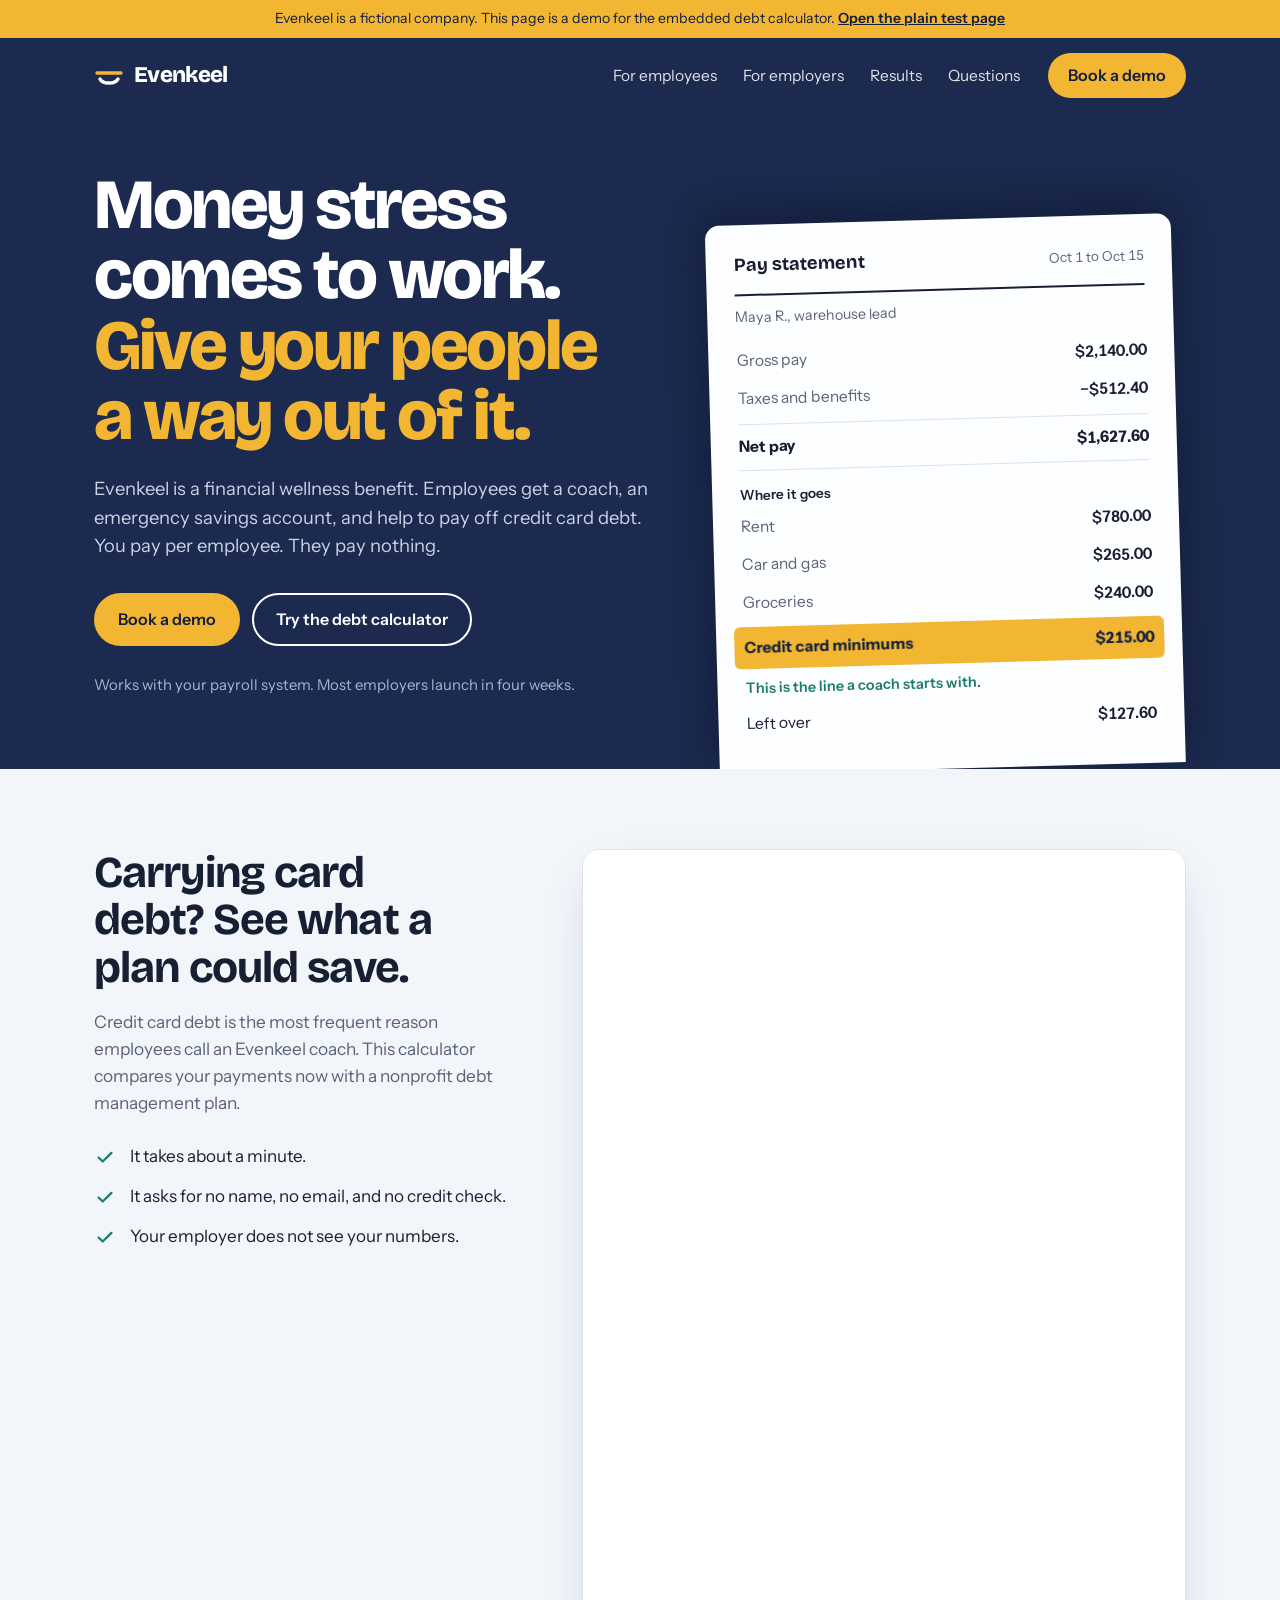
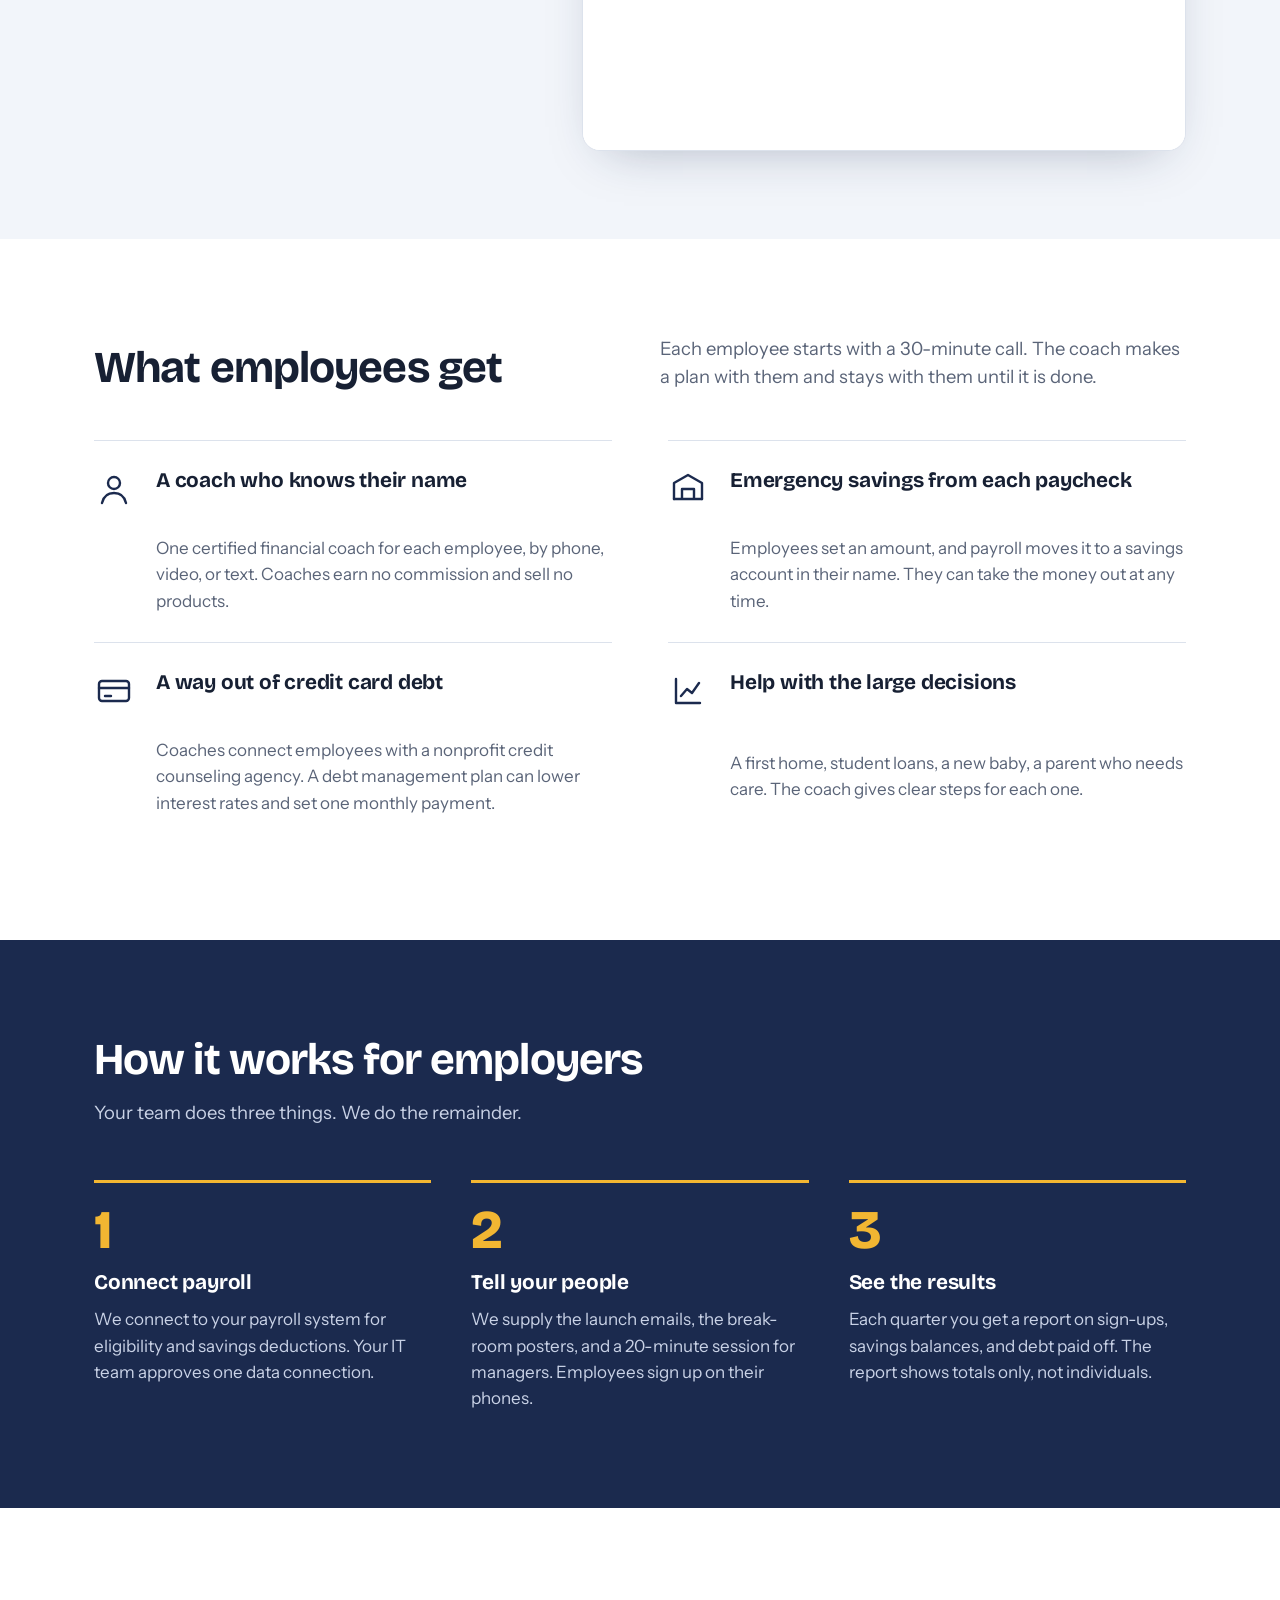
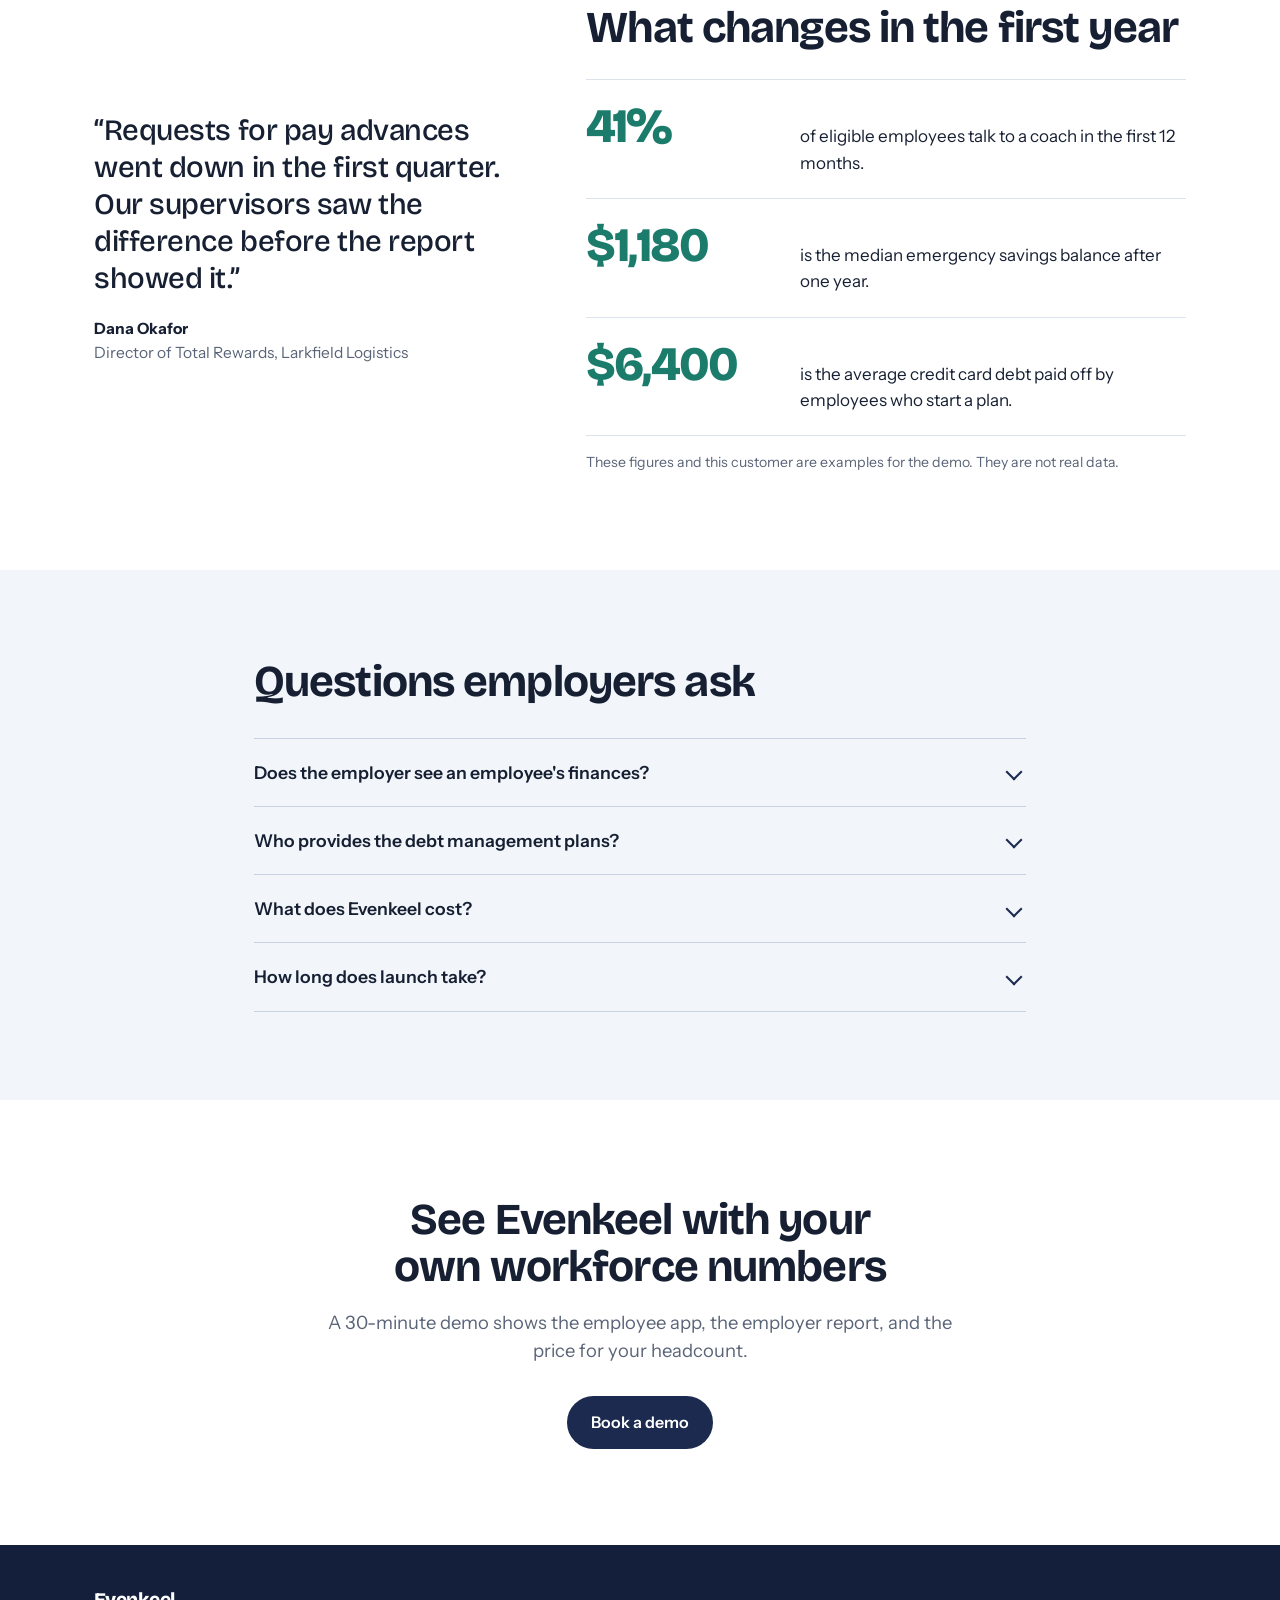
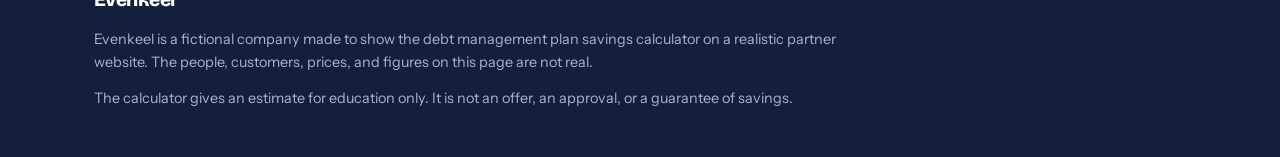
<file: index.html>
<!doctype html>
<html lang="en">
<head>
  <meta charset="utf-8">
  <meta name="robots" content="noindex">
  <meta http-equiv="refresh" content="0; url=demo/evenkeel/">
  <title>DMP Savings Calculator demo</title>
</head>
<body>
  <p><a href="demo/evenkeel/">Open the demo site</a></p>
</body>
</html>
</file>
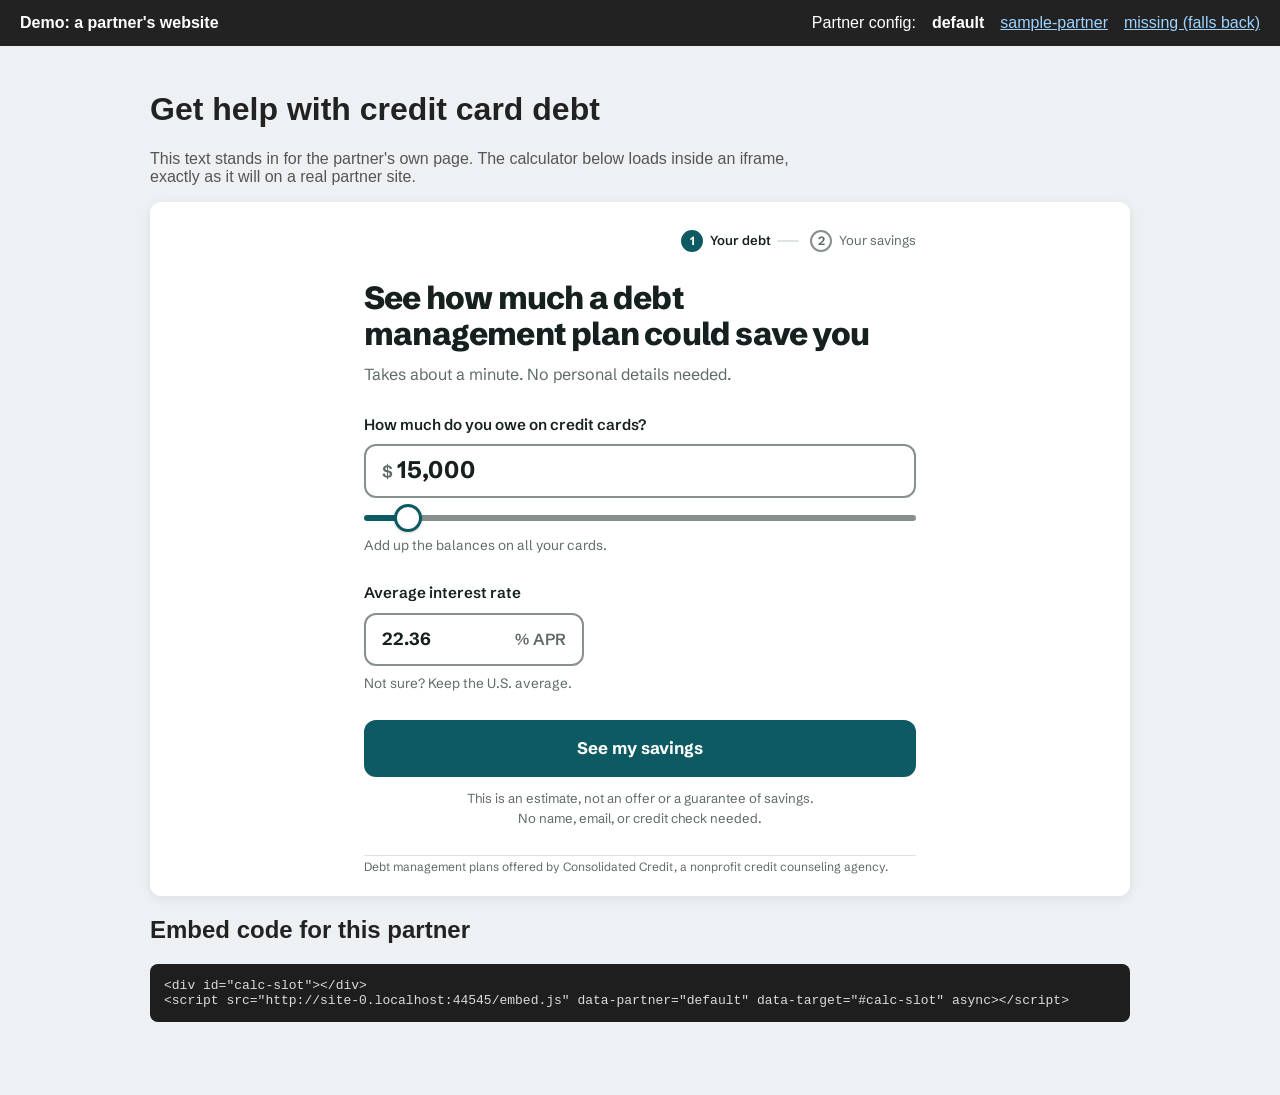
<file: demo/index.html>
<!doctype html>
<html lang="en">
<head>
  <meta charset="utf-8">
  <meta name="viewport" content="width=device-width, initial-scale=1">
  <title>Partner Site Demo</title>
  <style>
    body { margin: 0; font-family: Arial, Helvetica, sans-serif; background: #eef1f4; color: #222; }
    .bar { background: #222; color: #fff; padding: 14px 20px; display: flex; gap: 16px; align-items: center; flex-wrap: wrap; }
    .bar strong { margin-right: auto; }
    .bar a { color: #9fd3ff; }
    .bar a[aria-current] { color: #fff; font-weight: bold; text-decoration: none; }
    .page { max-width: 980px; margin: 0 auto; padding: 24px 16px 60px; }
    .fake-copy { color: #555; max-width: 640px; }
    .card { background: #fff; border-radius: 12px; box-shadow: 0 2px 12px rgba(0,0,0,.08); overflow: hidden; }
    pre { background: #1e1e1e; color: #dcdcdc; padding: 14px; border-radius: 8px; overflow-x: auto; font-size: 13px; }
  </style>
</head>
<body>
  <div class="bar">
    <strong>Demo: a partner's website</strong>
    <span>Partner config:</span>
    <a href="?partner=default">default</a>
    <a href="?partner=sample-partner">sample-partner</a>
    <a href="?partner=does-not-exist">missing (falls back)</a>
  </div>

  <div class="page">
    <h1>Get help with credit card debt</h1>
    <p class="fake-copy">This text stands in for the partner's own page. The calculator below loads inside an iframe, exactly as it will on a real partner site.</p>

    <div class="card" id="calc-slot"></div>

    <h2>Embed code for this partner</h2>
    <pre id="snippet"></pre>
  </div>

  <script>
    (function () {
      var partner = new URLSearchParams(location.search).get('partner') || 'default';
      document.querySelectorAll('.bar a').forEach(function (a) {
        if (a.getAttribute('href') === '?partner=' + partner) a.setAttribute('aria-current', 'page');
      });
      // Local test: the widget is on port 8770 (a different origin). Hosted: the site root.
      var host = location.port === '8771' ? 'http://127.0.0.1:8770/' : new URL('../', location.href).href;
      var s = document.createElement('script');
      s.src = host + 'embed.js';
      s.async = true;
      s.setAttribute('data-partner', partner);
      s.setAttribute('data-target', '#calc-slot');
      document.body.appendChild(s);
      document.getElementById('snippet').textContent =
        '<div id="calc-slot"></div>\n<script src="' + host + 'embed.js" data-partner="' + partner + '" data-target="#calc-slot" async><\/script>';
    })();
  </script>
</body>
</html>
</file>
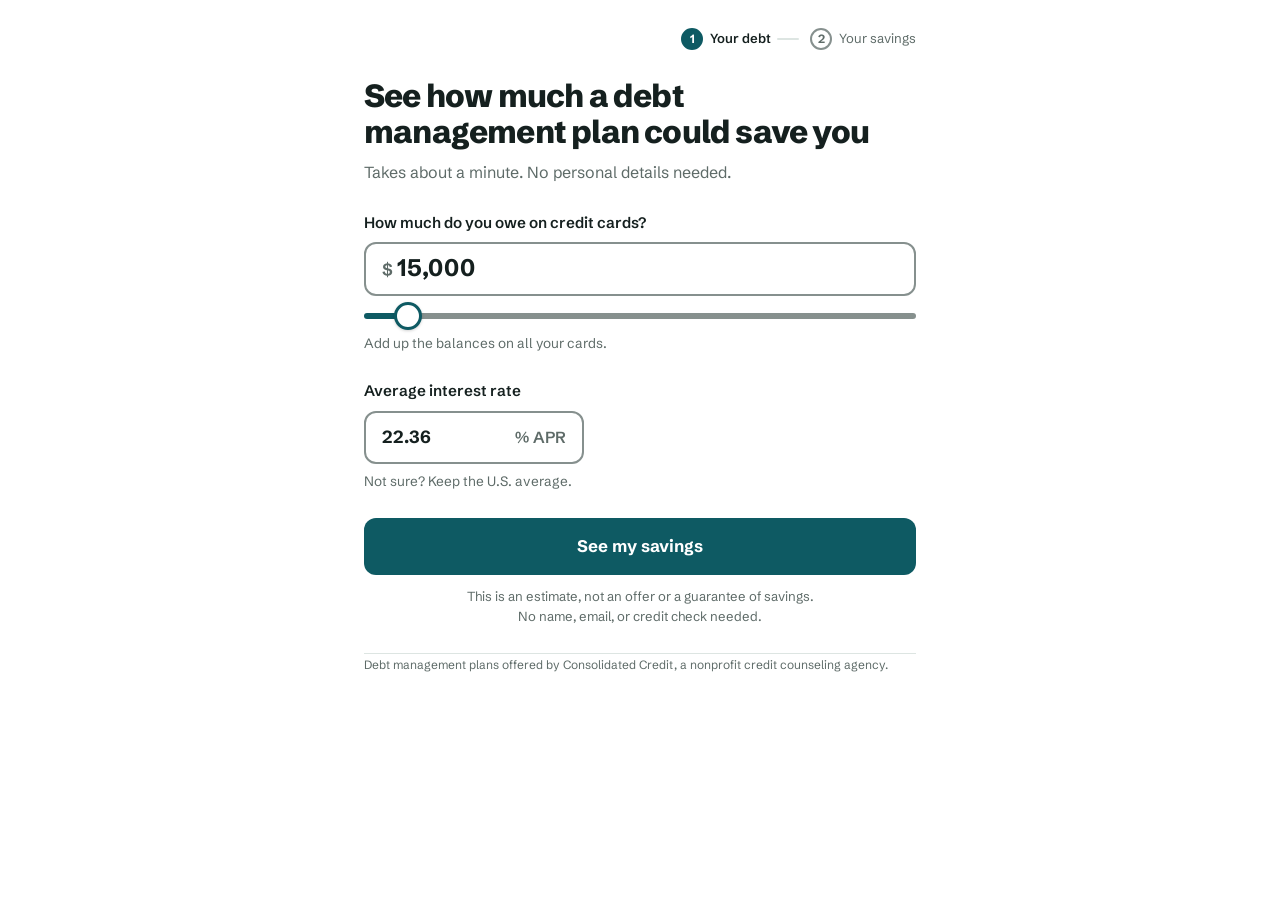
<file: widget/index.html>
<!doctype html>
<html lang="en">
<head>
  <meta charset="utf-8">
  <meta name="viewport" content="width=device-width, initial-scale=1">
  <meta name="robots" content="noindex">
  <title>Debt Management Plan Savings Calculator</title>
  <link rel="preconnect" href="https://fonts.googleapis.com">
  <link rel="preconnect" href="https://fonts.gstatic.com" crossorigin>
  <link id="font-css" rel="stylesheet" href="https://fonts.googleapis.com/css2?family=Schibsted+Grotesk:wght@400;500;600;700;800&display=swap">
  <link rel="stylesheet" href="widget.css">
</head>
<body>
  <main class="w" id="app" aria-busy="true">

    <header class="w-head">
      <img class="w-logo" id="logo" alt="" hidden>
      <ol class="w-steps" aria-label="Progress">
        <li class="w-step" data-step="1" aria-current="step"><button type="button" class="w-step-btn" id="step1-btn" disabled><span class="w-step-dot">1</span>Your debt</button></li>
        <li class="w-step" data-step="2"><span class="w-step-dot">2</span>Your savings</li>
      </ol>
    </header>

    <!-- STEP 1: INPUTS -->
    <section class="w-panel" id="step1" aria-labelledby="title">
      <h1 class="w-title" id="title">See how much a debt management plan could save you</h1>
      <p class="w-sub" id="subtitle"></p>

      <form class="w-form" id="form" novalidate>
        <div class="w-field">
          <label class="w-label" for="debt">How much do you owe on credit cards?</label>
          <div class="w-money w-money--xl" id="debt-box">
            <span class="w-money-sign" aria-hidden="true">$</span>
            <input id="debt" name="debt" type="text" inputmode="numeric" autocomplete="off" placeholder="0" aria-describedby="debt-help debt-error">
          </div>
          <input id="debt-range" class="w-range" type="range" aria-label="Total credit card debt">
          <p class="w-help" id="debt-help">Add up the balances on all your cards.</p>
          <p class="w-error" id="debt-error" role="alert" hidden></p>
        </div>

        <div class="w-field">
          <label class="w-label" for="apr">Average interest rate</label>
          <div class="w-apr">
            <div class="w-money w-money--sm" id="apr-box">
              <input id="apr" name="apr" type="text" inputmode="decimal" autocomplete="off" aria-describedby="apr-help apr-error">
              <span class="w-money-sign" aria-hidden="true">% APR</span>
            </div>
            <button type="button" class="w-chip" id="apr-reset" hidden>Use U.S. average</button>
          </div>
          <p class="w-help" id="apr-help"></p>
          <p class="w-error" id="apr-error" role="alert" hidden></p>
        </div>

        <button type="submit" class="w-btn w-btn--primary w-btn--block" id="submit">See my savings</button>
        <p class="w-fineprint">This is an estimate, not an offer or a guarantee of savings.<br>No name, email, or credit check needed.</p>
      </form>
    </section>

    <!-- STEP 2: RESULTS -->
    <section class="w-panel" id="step2" hidden aria-labelledby="result-title">
      <div class="w-back-row">
        <button type="button" class="w-back" id="back">
          <svg viewBox="0 0 16 16" width="14" height="14" aria-hidden="true"><path d="M10 3 5 8l5 5" fill="none" stroke="currentColor" stroke-width="2" stroke-linecap="round" stroke-linejoin="round"/></svg>
          Edit my numbers
        </button>
        <p class="w-summary" id="summary"></p>
      </div>

      <h2 class="w-result" id="result-title" tabindex="-1"></h2>
      <p class="w-result-sub" id="result-sub" hidden></p>
      <p class="w-sr" id="live" aria-live="polite"></p>

      <figure class="w-timeline" id="timeline" aria-labelledby="timeline-cap">
        <figcaption class="w-label" id="timeline-cap">Time to be debt-free</figcaption>
        <div class="w-bar-row">
          <span class="w-bar-name">Now</span>
          <div class="w-bar-track"><div class="w-bar w-bar--now" id="bar-now"></div></div>
          <span class="w-bar-val" id="bar-now-val"></span>
        </div>
        <div class="w-bar-row">
          <span class="w-bar-name">With a plan</span>
          <div class="w-bar-track"><div class="w-bar w-bar--plan" id="bar-plan"></div></div>
          <span class="w-bar-val" id="bar-plan-val"></span>
        </div>
      </figure>

      <div class="w-term">
        <span class="w-label" id="term-label">Plan length</span>
        <div class="w-seg" role="radiogroup" aria-labelledby="term-label" id="term-seg"></div>
      </div>

      <table class="w-compare">
        <caption class="w-sr">Your costs now compared with a debt management plan</caption>
        <thead><tr><td></td><th scope="col">Now</th><th scope="col" class="w-plan-col">With a plan</th></tr></thead>
        <tbody>
          <tr><th scope="row">Monthly payment</th><td id="c-pay"></td><td id="d-pay" class="w-plan-col"></td></tr>
          <tr><th scope="row">Interest and fees</th><td id="c-cost"></td><td id="d-cost" class="w-plan-col"></td></tr>
          <tr class="w-total"><th scope="row">Total you pay</th><td id="c-tot"></td><td id="d-tot" class="w-plan-col"></td></tr>
        </tbody>
      </table>

      <ul class="w-notes" id="notes"></ul>

      <div class="w-cta">
        <div class="w-cta-copy">
          <p class="w-cta-title" id="cta-title">Get your exact numbers</p>
          <p class="w-cta-text" id="cta-text">A certified credit counselor can review your cards with you.</p>
        </div>
        <a class="w-btn w-btn--primary w-cta-btn" id="cta" href="#" target="_top">
          <svg aria-hidden="true" viewBox="0 0 24 24" width="18" height="18"><path fill="currentColor" d="M6.6 10.8a15.1 15.1 0 0 0 6.6 6.6l2.2-2.2a1 1 0 0 1 1-.25 11.4 11.4 0 0 0 3.6.57 1 1 0 0 1 1 1V20a1 1 0 0 1-1 1A17 17 0 0 1 3 4a1 1 0 0 1 1-1h3.5a1 1 0 0 1 1 1c0 1.25.2 2.45.57 3.57a1 1 0 0 1-.25 1z"/></svg>
          <span id="cta-label">Call</span>
        </a>
        <p class="w-cta-note" id="cta-note"></p>
      </div>
    </section>

    <footer class="w-foot" id="foot" hidden>
      <p class="w-powered" id="powered" hidden></p>
    </footer>
  </main>

  <script src="calculator.js"></script>
  <script src="widget.js"></script>
</body>
</html>
</file>
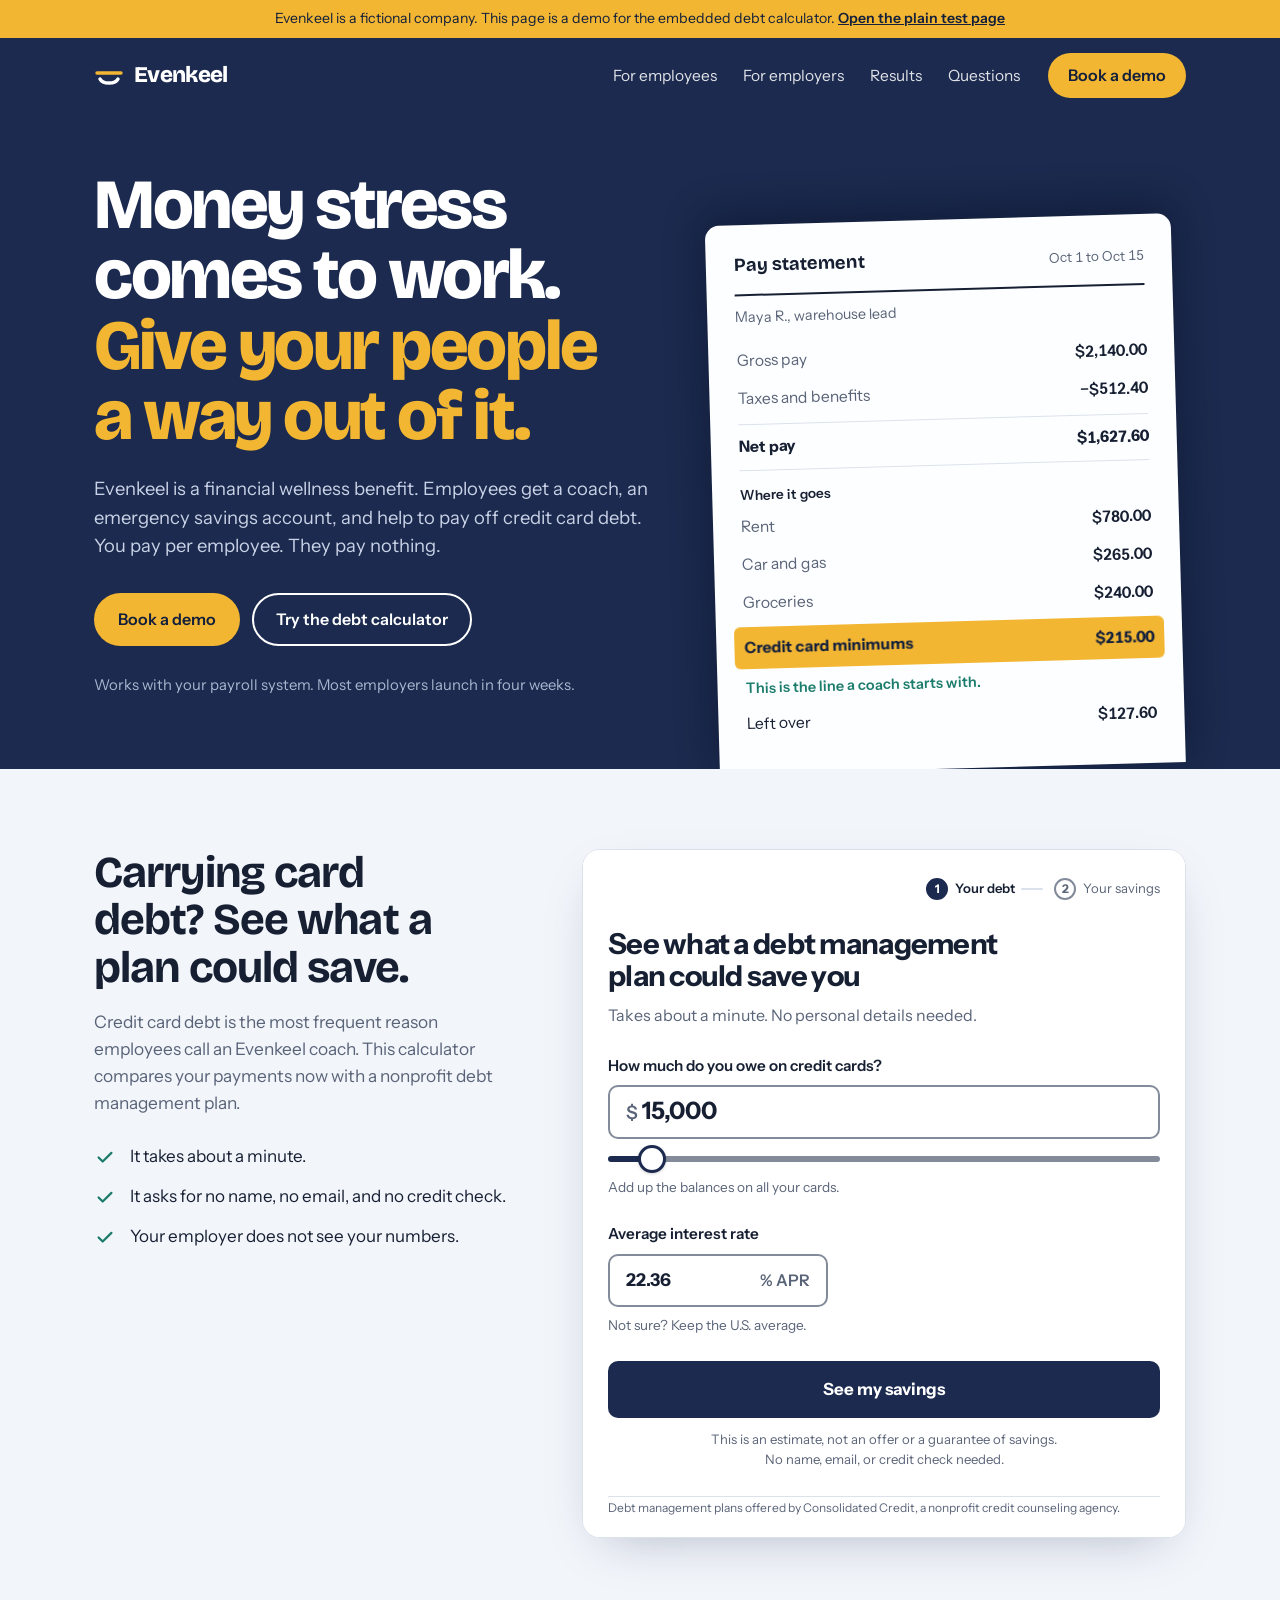
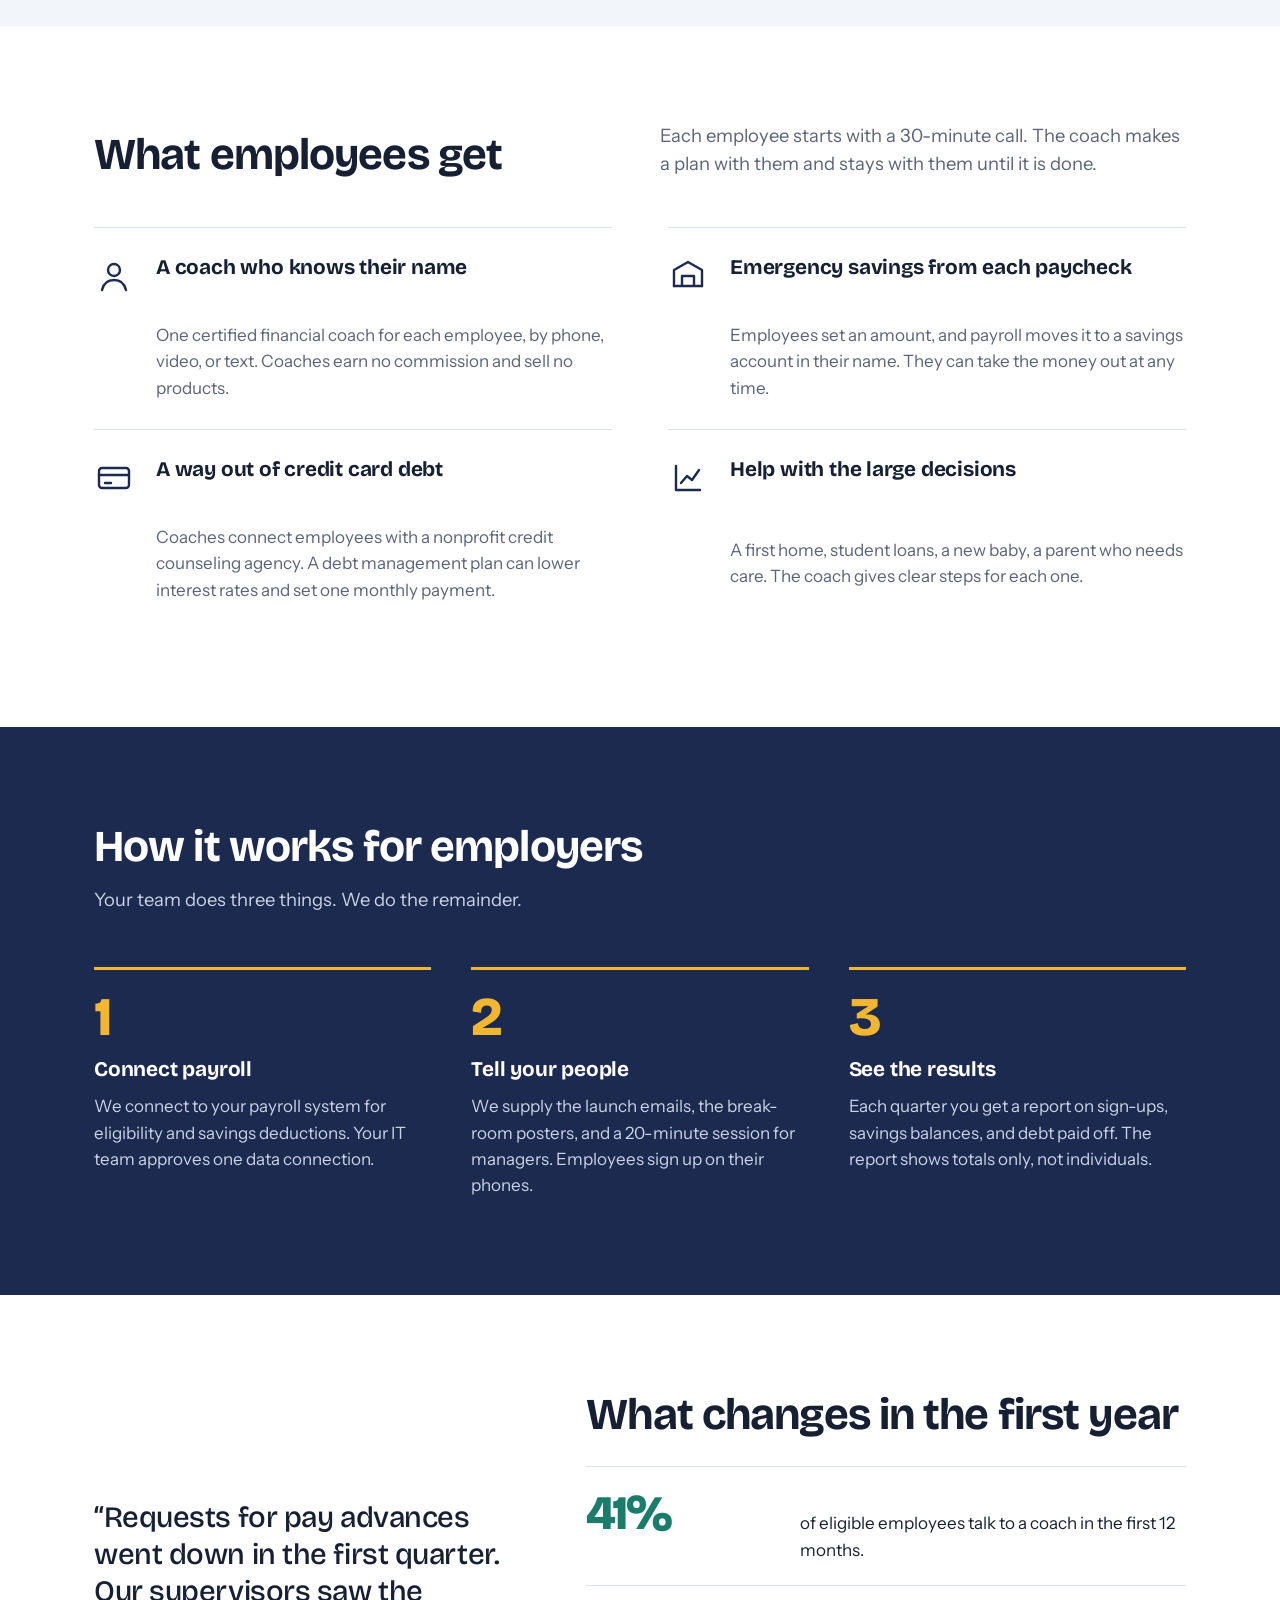
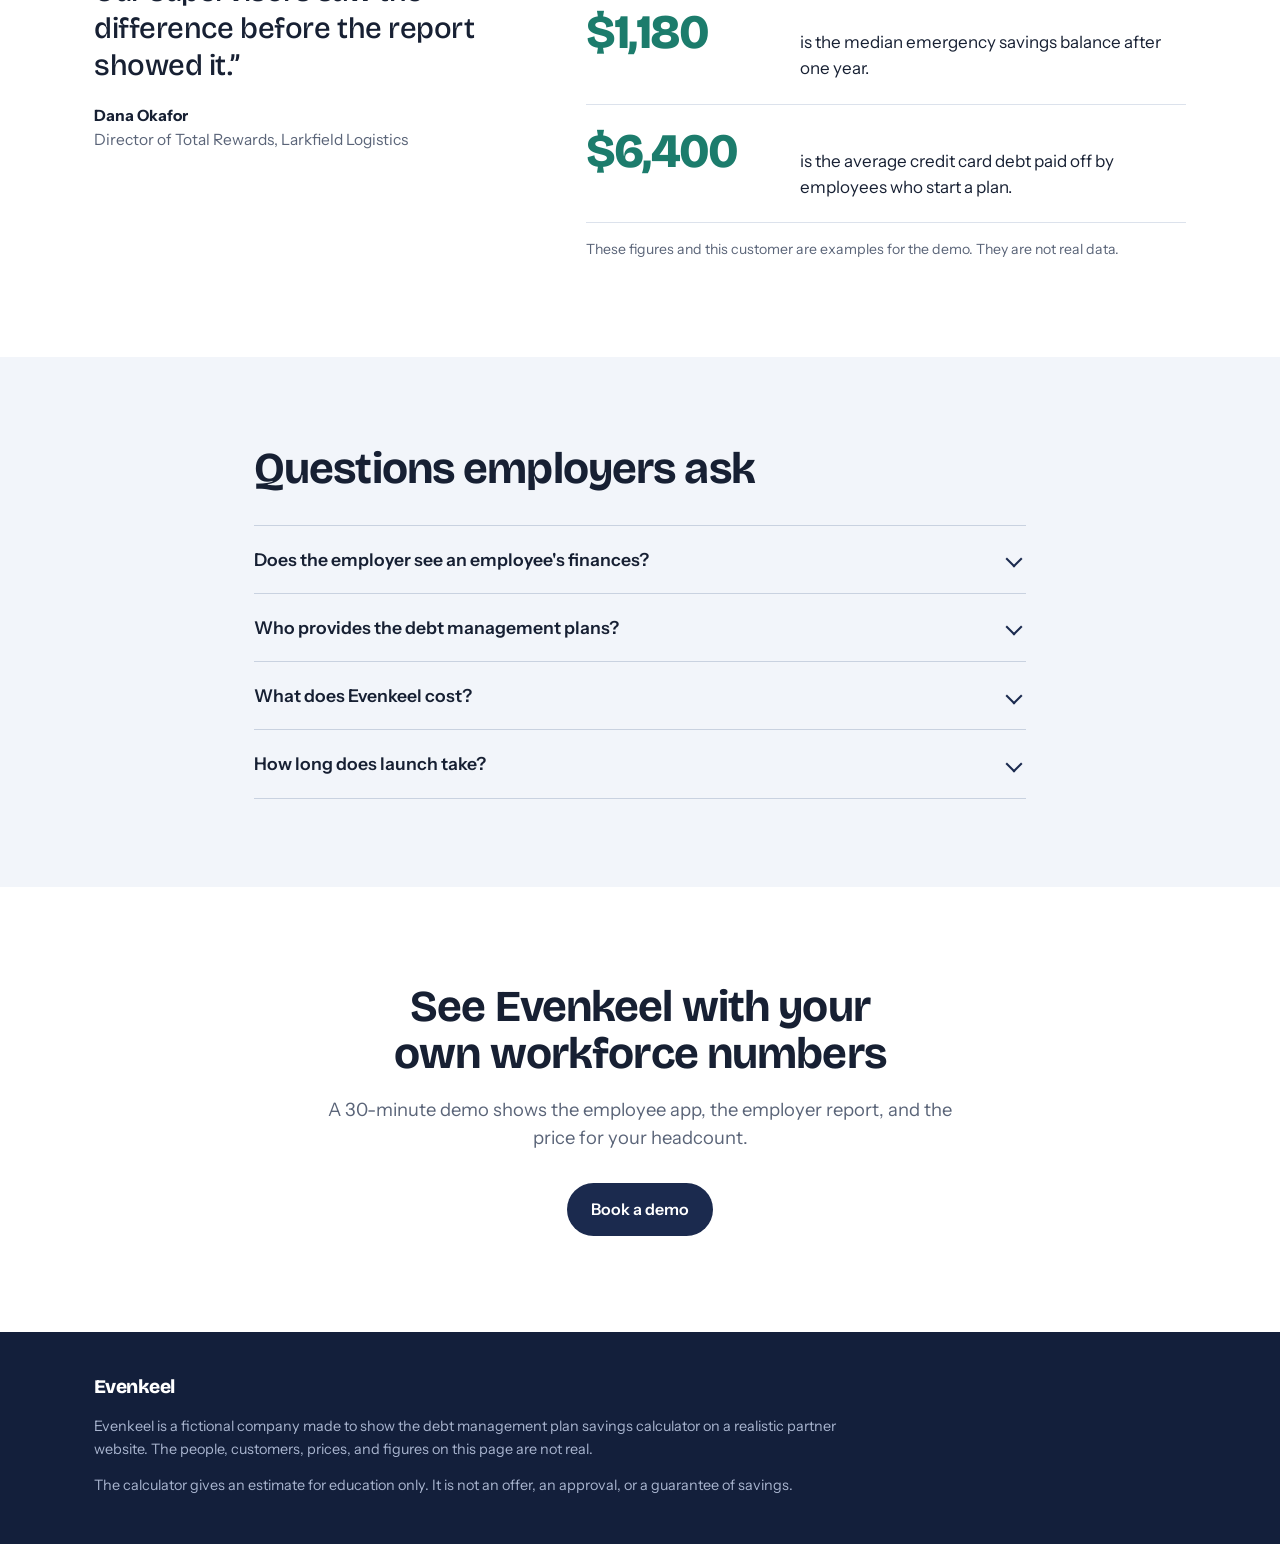
<file: demo/evenkeel/index.html>
<!doctype html>
<html lang="en">
<head>
  <meta charset="utf-8">
  <meta name="viewport" content="width=device-width, initial-scale=1">
  <meta name="robots" content="noindex">
  <title>Evenkeel | Financial wellness benefit for employees (demo site)</title>
  <link rel="preconnect" href="https://fonts.googleapis.com">
  <link rel="preconnect" href="https://fonts.gstatic.com" crossorigin>
  <link rel="stylesheet" href="https://fonts.googleapis.com/css2?family=Bricolage+Grotesque:opsz,wght@12..96,500;12..96,700;12..96,800&family=Instrument+Sans:wght@400;500;600;700&display=swap">
  <style>
    :root {
      --harbor: #1B2A4E;
      --harbor-deep: #131F3B;
      --tide: #1C7C6C;
      --marigold: #F2B632;
      --mist: #F2F5FA;
      --paper: #FFFFFF;
      --ink: #172033;
      --slate: #5A6478;
      --rule: #DCE2EC;
      --display: "Bricolage Grotesque", "Instrument Sans", system-ui, sans-serif;
      --body: "Instrument Sans", system-ui, -apple-system, "Segoe UI", Roboto, Arial, sans-serif;
      --wrap: 1140px;
    }
    * { box-sizing: border-box; }
    html { scroll-behavior: smooth; }
    body { margin: 0; font-family: var(--body); font-size: 17px; line-height: 1.55; color: var(--ink); background: var(--paper); -webkit-font-smoothing: antialiased; }
    img, svg { display: block; }
    a { color: inherit; }
    h1, h2, h3 { font-family: var(--display); letter-spacing: -0.02em; line-height: 1.08; margin: 0; text-wrap: balance; }
    h2 { font-size: clamp(1.9rem, 4vw, 2.75rem); font-weight: 700; }
    h3 { font-size: 1.3rem; font-weight: 700; letter-spacing: -0.01em; line-height: 1.2; }
    p { margin: 0; }
    :focus-visible { outline: 3px solid var(--marigold); outline-offset: 3px; border-radius: 4px; }

    .wrap { max-width: var(--wrap); margin: 0 auto; padding: 0 24px; }
    .lede { font-size: 1.15rem; color: var(--slate); max-width: 34em; }

    .btn { display: inline-flex; align-items: center; justify-content: center; min-height: 48px; padding: 12px 22px; border-radius: 999px; font-weight: 600; font-size: 1rem; text-decoration: none; border: 2px solid transparent; cursor: pointer; }
    .btn-solid { background: var(--marigold); color: var(--harbor-deep); }
    .btn-solid:hover { background: #F7C552; }
    .btn-line { border-color: currentColor; }
    .btn-line:hover { background: rgba(255,255,255,.1); }
    .btn-dark { background: var(--harbor); color: #fff; }
    .btn-dark:hover { background: var(--harbor-deep); }

    /* demo notice */
    .demo-note { background: var(--marigold); color: var(--harbor-deep); font-size: .88rem; text-align: center; padding: 8px 16px; }
    .demo-note a { font-weight: 600; }

    /* header */
    .site-head { background: var(--harbor); color: #fff; }
    .site-head .wrap { display: flex; align-items: center; gap: 28px; min-height: 76px; }
    .logo { display: inline-flex; align-items: center; gap: 10px; font-family: var(--display); font-weight: 800; font-size: 1.4rem; letter-spacing: -0.03em; text-decoration: none; margin-right: auto; }
    .nav { display: flex; gap: 26px; font-size: .97rem; }
    .nav a { text-decoration: none; opacity: .86; padding: 12px 0; }
    .nav a:hover { opacity: 1; text-decoration: underline; text-underline-offset: 5px; }
    .site-head .btn { min-height: 44px; padding: 8px 18px; }

    /* hero */
    .hero { background: var(--harbor); color: #fff; padding: 56px 0 0; overflow: hidden; }
    .hero .wrap { display: grid; grid-template-columns: minmax(0, 1.1fr) minmax(0, .9fr); gap: 56px; align-items: end; }
    .hero-copy { padding-bottom: 72px; }
    .hero h1 { font-size: clamp(2.5rem, 6.2vw, 4.4rem); font-weight: 800; letter-spacing: -0.035em; line-height: 1; }
    .hero h1 span { display: block; color: var(--marigold); }
    .hero .lede { color: #C9D2E6; margin-top: 24px; }
    .hero-actions { display: flex; flex-wrap: wrap; gap: 12px; margin-top: 32px; }
    .hero-foot { margin-top: 28px; font-size: .93rem; color: #A9B5CF; }

    /* pay stub: the page's one visual. It shows where a paycheck goes. */
    .stub { background: #FDFEFF; color: var(--ink); border-radius: 14px 14px 0 0; padding: 26px 28px 30px; font-variant-numeric: tabular-nums; box-shadow: 0 -8px 40px rgba(6, 12, 30, .45); transform: rotate(-1.6deg); transform-origin: bottom left; margin-bottom: -6px; }
    .stub-head { display: flex; justify-content: space-between; gap: 12px; align-items: baseline; padding-bottom: 14px; border-bottom: 2px solid var(--ink); }
    .stub-head strong { font-family: var(--display); font-size: 1.15rem; }
    .stub-head span { font-size: .85rem; color: var(--slate); }
    .stub-who { font-size: .9rem; color: var(--slate); margin: 10px 0 14px; }
    .stub dl { margin: 0; }
    .stub-row { display: flex; justify-content: space-between; gap: 16px; padding: 7px 0; font-size: .98rem; }
    .stub-row dt { color: var(--slate); }
    .stub-row dd { margin: 0; font-weight: 600; }
    .stub-row.total { border-top: 1px solid var(--rule); border-bottom: 1px solid var(--rule); margin: 6px 0 14px; padding: 10px 0; }
    .stub-row.total dt, .stub-row.total dd { color: var(--ink); font-weight: 700; }
    .stub-sub { font-size: .85rem; font-weight: 600; margin: 0 0 2px; }
    .stub-row.flag { position: relative; margin: 4px -10px; padding: 9px 10px; border-radius: 6px; isolation: isolate; }
    .stub-row.flag::before { content: ""; position: absolute; inset: 0; z-index: -1; border-radius: 6px; background: var(--marigold); transform-origin: left; animation: mark .9s .5s cubic-bezier(.2,.7,.2,1) both; }
    .stub-row.flag dt, .stub-row.flag dd { color: var(--harbor-deep); font-weight: 700; }
    @keyframes mark { from { transform: scaleX(0); } to { transform: scaleX(1); } }
    .stub-note { margin: 8px 0 6px; font-size: .9rem; color: var(--tide); font-weight: 600; }
    .stub-row.left dt, .stub-row.left dd { color: var(--ink); }

    /* calculator band */
    .calc { background: var(--mist); padding: 80px 0 88px; }
    .calc .wrap { display: grid; grid-template-columns: minmax(0, 5fr) minmax(0, 7fr); gap: 56px; align-items: start; }
    .calc-copy { position: sticky; top: 32px; }
    .calc-copy .lede { margin-top: 18px; font-size: 1.08rem; }
    .calc-points { list-style: none; margin: 26px 0 0; padding: 0; display: grid; gap: 14px; }
    .calc-points li { display: grid; grid-template-columns: 24px 1fr; gap: 12px; align-items: start; }
    .calc-points svg { margin-top: 3px; color: var(--tide); }
    .calc-card { background: var(--paper); border-radius: 18px; border: 1px solid var(--rule); box-shadow: 0 18px 50px -24px rgba(27, 42, 78, .35); overflow: hidden; min-height: 620px; }

    /* what employees get */
    .gets { padding: 96px 0; }
    .gets-head { display: grid; grid-template-columns: minmax(0, 1fr) minmax(0, 1fr); gap: 40px; align-items: end; margin-bottom: 48px; }
    .gets-list { display: grid; grid-template-columns: repeat(2, minmax(0, 1fr)); gap: 0 56px; margin: 0; }
    .get { display: grid; grid-template-columns: 44px 1fr; gap: 18px; padding: 28px 0; border-top: 1px solid var(--rule); }
    .get svg { color: var(--harbor); }
    .get dt { font-family: var(--display); font-weight: 700; font-size: 1.3rem; letter-spacing: -0.01em; line-height: 1.2; }
    .get dd { margin: 8px 0 0; color: var(--slate); grid-column: 2; }

    /* employers: a real sequence, so it is numbered */
    .steps { background: var(--harbor); color: #fff; padding: 96px 0; }
    .steps .lede { color: #C9D2E6; margin-top: 16px; }
    .steps ol { list-style: none; counter-reset: s; margin: 52px 0 0; padding: 0; display: grid; grid-template-columns: repeat(3, minmax(0, 1fr)); gap: 40px; }
    .steps li { counter-increment: s; border-top: 3px solid var(--marigold); padding-top: 20px; }
    .steps li::before { content: counter(s); display: block; font-family: var(--display); font-weight: 800; font-size: 3.4rem; line-height: 1; color: var(--marigold); margin-bottom: 14px; }
    .steps li p { color: #C9D2E6; margin-top: 10px; }

    /* results */
    .results { padding: 96px 0; }
    .results .wrap { display: grid; grid-template-columns: minmax(0, 5fr) minmax(0, 7fr); gap: 64px; align-items: center; }
    .figs { display: grid; gap: 0; margin: 28px 0 0; }
    .fig { display: grid; grid-template-columns: 190px 1fr; gap: 24px; align-items: baseline; padding: 22px 0; border-top: 1px solid var(--rule); }
    .fig:last-child { border-bottom: 1px solid var(--rule); }
    .fig dt { font-family: var(--display); font-weight: 800; font-size: 3rem; letter-spacing: -0.04em; line-height: 1; color: var(--tide); }
    .fig dd { margin: 0; }
    .small { font-size: .88rem; color: var(--slate); margin-top: 16px; }
    blockquote { margin: 0; }
    blockquote p { font-family: var(--display); font-weight: 500; font-size: clamp(1.4rem, 2.6vw, 1.85rem); line-height: 1.25; letter-spacing: -0.015em; }
    blockquote footer { margin-top: 20px; color: var(--slate); font-size: .97rem; }
    blockquote footer strong { color: var(--ink); display: block; }

    /* questions */
    .faq { background: var(--mist); padding: 88px 0; }
    .faq .wrap { max-width: 820px; }
    .faq details { border-top: 1px solid #C9D2E0; }
    .faq details:last-of-type { border-bottom: 1px solid #C9D2E0; }
    .faq summary { cursor: pointer; list-style: none; display: flex; justify-content: space-between; align-items: center; gap: 20px; padding: 20px 0; font-weight: 600; font-size: 1.1rem; min-height: 48px; }
    .faq summary::-webkit-details-marker { display: none; }
    .faq summary::after { content: ""; flex: none; width: 10px; height: 10px; border-right: 2px solid var(--harbor); border-bottom: 2px solid var(--harbor); transform: rotate(45deg); transition: transform .15s; margin-right: 6px; }
    .faq details[open] summary::after { transform: rotate(-135deg); }
    .faq details p { color: var(--slate); padding: 0 40px 22px 0; max-width: 60ch; }
    .faq h2 { margin-bottom: 32px; }

    /* closing */
    .close { padding: 96px 0; text-align: center; }
    .close h2 { max-width: 18em; margin: 0 auto; }
    .close p { margin: 18px auto 0; }
    .close .btn { margin-top: 30px; }

    .site-foot { background: var(--harbor-deep); color: #A9B5CF; font-size: .9rem; padding: 40px 0 48px; }
    .site-foot .wrap { display: grid; gap: 14px; }
    .site-foot .logo { color: #fff; font-size: 1.2rem; margin: 0; }
    .site-foot p { max-width: 78ch; }

    @media (max-width: 900px) {
      .nav { display: none; }
      .hero .wrap, .calc .wrap, .results .wrap, .gets-head { grid-template-columns: minmax(0, 1fr); gap: 36px; }
      .hero-copy { padding-bottom: 8px; }
      .stub { max-width: 440px; margin-left: 4px; }
      .calc { padding: 56px 0 64px; }
      .calc-copy { position: static; }
      .gets, .steps, .results, .close { padding: 64px 0; }
      .gets-list { grid-template-columns: minmax(0, 1fr); }
      .steps ol { grid-template-columns: minmax(0, 1fr); gap: 32px; }
      .fig { grid-template-columns: minmax(0, 1fr); gap: 6px; }
    }
    @media (max-width: 520px) {
      body { font-size: 16px; }
      .wrap { padding: 0 16px; }
      .site-head .btn { display: none; }
      .stub { padding: 20px 18px 24px; }
      .calc-card { border-radius: 14px; margin: 0 -4px; }
    }
    @media (prefers-reduced-motion: reduce) {
      html { scroll-behavior: auto; }
      .stub-row.flag::before { animation: none; }
    }
  </style>
</head>
<body>

  <p class="demo-note">Evenkeel is a fictional company. This page is a demo for the embedded debt calculator. <a href="../">Open the plain test page</a></p>

  <header class="site-head">
    <div class="wrap">
      <a class="logo" href="#top" aria-label="Evenkeel home">
        <svg width="30" height="30" viewBox="0 0 30 30" aria-hidden="true"><path d="M3 12h24" stroke="#F2B632" stroke-width="3.4" stroke-linecap="round"/><path d="M6 18c2.6 5.4 15.4 5.4 18 0" fill="none" stroke="#fff" stroke-width="3.4" stroke-linecap="round"/></svg>
        Evenkeel
      </a>
      <nav class="nav" aria-label="Main">
        <a href="#employees">For employees</a>
        <a href="#employers">For employers</a>
        <a href="#results">Results</a>
        <a href="#questions">Questions</a>
      </nav>
      <a class="btn btn-solid" href="#demo">Book a demo</a>
    </div>
  </header>

  <main id="top">

    <section class="hero">
      <div class="wrap">
        <div class="hero-copy">
          <h1>Money stress comes to work. <span>Give your people a way out of it.</span></h1>
          <p class="lede">Evenkeel is a financial wellness benefit. Employees get a coach, an emergency savings account, and help to pay off credit card debt. You pay per employee. They pay nothing.</p>
          <div class="hero-actions">
            <a class="btn btn-solid" href="#demo">Book a demo</a>
            <a class="btn btn-line" href="#calculator">Try the debt calculator</a>
          </div>
          <p class="hero-foot">Works with your payroll system. Most employers launch in four weeks.</p>
        </div>

        <div class="stub" role="img" aria-label="Sample pay statement. Net pay is $1,627.60. After rent, car, groceries and $215 in credit card minimum payments, $127.60 is left over.">
          <div class="stub-head"><strong>Pay statement</strong><span>Oct 1 to Oct 15</span></div>
          <p class="stub-who">Maya R., warehouse lead</p>
          <dl>
            <div class="stub-row"><dt>Gross pay</dt><dd>$2,140.00</dd></div>
            <div class="stub-row"><dt>Taxes and benefits</dt><dd>−$512.40</dd></div>
            <div class="stub-row total"><dt>Net pay</dt><dd>$1,627.60</dd></div>
          </dl>
          <p class="stub-sub">Where it goes</p>
          <dl>
            <div class="stub-row"><dt>Rent</dt><dd>$780.00</dd></div>
            <div class="stub-row"><dt>Car and gas</dt><dd>$265.00</dd></div>
            <div class="stub-row"><dt>Groceries</dt><dd>$240.00</dd></div>
            <div class="stub-row flag"><dt>Credit card minimums</dt><dd>$215.00</dd></div>
          </dl>
          <p class="stub-note">This is the line a coach starts with.</p>
          <dl>
            <div class="stub-row left"><dt>Left over</dt><dd>$127.60</dd></div>
          </dl>
        </div>
      </div>
    </section>

    <section class="calc" id="calculator" aria-labelledby="calc-title">
      <div class="wrap">
        <div class="calc-copy">
          <h2 id="calc-title">Carrying card debt? See what a plan could save.</h2>
          <p class="lede">Credit card debt is the most frequent reason employees call an Evenkeel coach. This calculator compares your payments now with a nonprofit debt management plan.</p>
          <ul class="calc-points">
            <li><svg width="22" height="22" viewBox="0 0 24 24" fill="none" stroke="currentColor" stroke-width="2.4" stroke-linecap="round" stroke-linejoin="round" aria-hidden="true"><path d="m5 12.5 4.5 4.5L19 7.5"/></svg><span>It takes about a minute.</span></li>
            <li><svg width="22" height="22" viewBox="0 0 24 24" fill="none" stroke="currentColor" stroke-width="2.4" stroke-linecap="round" stroke-linejoin="round" aria-hidden="true"><path d="m5 12.5 4.5 4.5L19 7.5"/></svg><span>It asks for no name, no email, and no credit check.</span></li>
            <li><svg width="22" height="22" viewBox="0 0 24 24" fill="none" stroke="currentColor" stroke-width="2.4" stroke-linecap="round" stroke-linejoin="round" aria-hidden="true"><path d="m5 12.5 4.5 4.5L19 7.5"/></svg><span>Your employer does not see your numbers.</span></li>
          </ul>
        </div>
        <div class="calc-card" id="calc-slot"></div>
      </div>
    </section>

    <section class="gets" id="employees" aria-labelledby="gets-title">
      <div class="wrap">
        <div class="gets-head">
          <h2 id="gets-title">What employees get</h2>
          <p class="lede">Each employee starts with a 30-minute call. The coach makes a plan with them and stays with them until it is done.</p>
        </div>
        <dl class="gets-list">
          <div class="get">
            <svg width="40" height="40" viewBox="0 0 40 40" fill="none" stroke="currentColor" stroke-width="2.4" stroke-linecap="round" stroke-linejoin="round" aria-hidden="true"><circle cx="20" cy="14" r="6"/><path d="M8 34c1.6-7 6.4-10 12-10s10.400 3 12 10"/></svg>
            <dt>A coach who knows their name</dt>
            <dd>One certified financial coach for each employee, by phone, video, or text. Coaches earn no commission and sell no products.</dd>
          </div>
          <div class="get">
            <svg width="40" height="40" viewBox="0 0 40 40" fill="none" stroke="currentColor" stroke-width="2.4" stroke-linecap="round" stroke-linejoin="round" aria-hidden="true"><path d="M6 30V14l14-8 14 8v16"/><path d="M6 30h28M14 30V20h12v10"/></svg>
            <dt>Emergency savings from each paycheck</dt>
            <dd>Employees set an amount, and payroll moves it to a savings account in their name. They can take the money out at any time.</dd>
          </div>
          <div class="get">
            <svg width="40" height="40" viewBox="0 0 40 40" fill="none" stroke="currentColor" stroke-width="2.4" stroke-linecap="round" stroke-linejoin="round" aria-hidden="true"><rect x="5" y="10" width="30" height="20" rx="3"/><path d="M5 17h30M11 25h6"/></svg>
            <dt>A way out of credit card debt</dt>
            <dd>Coaches connect employees with a nonprofit credit counseling agency. A debt management plan can lower interest rates and set one monthly payment.</dd>
          </div>
          <div class="get">
            <svg width="40" height="40" viewBox="0 0 40 40" fill="none" stroke="currentColor" stroke-width="2.4" stroke-linecap="round" stroke-linejoin="round" aria-hidden="true"><path d="M8 32V8M8 32h24"/><path d="m13 25 6-7 5 4 7-10"/></svg>
            <dt>Help with the large decisions</dt>
            <dd>A first home, student loans, a new baby, a parent who needs care. The coach gives clear steps for each one.</dd>
          </div>
        </dl>
      </div>
    </section>

    <section class="steps" id="employers" aria-labelledby="steps-title">
      <div class="wrap">
        <h2 id="steps-title">How it works for employers</h2>
        <p class="lede">Your team does three things. We do the remainder.</p>
        <ol>
          <li>
            <h3>Connect payroll</h3>
            <p>We connect to your payroll system for eligibility and savings deductions. Your IT team approves one data connection.</p>
          </li>
          <li>
            <h3>Tell your people</h3>
            <p>We supply the launch emails, the break-room posters, and a 20-minute session for managers. Employees sign up on their phones.</p>
          </li>
          <li>
            <h3>See the results</h3>
            <p>Each quarter you get a report on sign-ups, savings balances, and debt paid off. The report shows totals only, not individuals.</p>
          </li>
        </ol>
      </div>
    </section>

    <section class="results" id="results" aria-labelledby="results-title">
      <div class="wrap">
        <blockquote>
          <p>“Requests for pay advances went down in the first quarter. Our supervisors saw the difference before the report showed it.”</p>
          <footer><strong>Dana Okafor</strong>Director of Total Rewards, Larkfield Logistics</footer>
        </blockquote>
        <div>
          <h2 id="results-title">What changes in the first year</h2>
          <dl class="figs">
            <div class="fig"><dt>41%</dt><dd>of eligible employees talk to a coach in the first 12 months.</dd></div>
            <div class="fig"><dt>$1,180</dt><dd>is the median emergency savings balance after one year.</dd></div>
            <div class="fig"><dt>$6,400</dt><dd>is the average credit card debt paid off by employees who start a plan.</dd></div>
          </dl>
          <p class="small">These figures and this customer are examples for the demo. They are not real data.</p>
        </div>
      </div>
    </section>

    <section class="faq" id="questions" aria-labelledby="faq-title">
      <div class="wrap">
        <h2 id="faq-title">Questions employers ask</h2>
        <details>
          <summary>Does the employer see an employee's finances?</summary>
          <p>No. Employers get totals for the full workforce. Coach conversations, calculator entries, and account balances stay private.</p>
        </details>
        <details>
          <summary>Who provides the debt management plans?</summary>
          <p>A nonprofit credit counseling agency provides the plans. Its certified counselors review each employee's cards and budget in a free call. Evenkeel does not receive a fee for a referral.</p>
        </details>
        <details>
          <summary>What does Evenkeel cost?</summary>
          <p>Employers pay a fixed monthly price for each eligible employee. Coaching and the savings account are free for employees.</p>
        </details>
        <details>
          <summary>How long does launch take?</summary>
          <p>Most employers launch in four weeks. The payroll connection is the longest step.</p>
        </details>
      </div>
    </section>

    <section class="close" id="demo" aria-labelledby="close-title">
      <div class="wrap">
        <h2 id="close-title">See Evenkeel with your own workforce numbers</h2>
        <p class="lede">A 30-minute demo shows the employee app, the employer report, and the price for your headcount.</p>
        <a class="btn btn-dark" href="#demo">Book a demo</a>
      </div>
    </section>
  </main>

  <footer class="site-foot">
    <div class="wrap">
      <span class="logo">Evenkeel</span>
      <p>Evenkeel is a fictional company made to show the debt management plan savings calculator on a realistic partner website. The people, customers, prices, and figures on this page are not real.</p>
      <p>The calculator gives an estimate for education only. It is not an offer, an approval, or a guarantee of savings.</p>
    </div>
  </footer>

  <!-- Partner embed: one slot and one script tag. -->
  <script>
    (function () {
      // Local test: the widget is on port 8770 (a different origin). Hosted: the site root.
      var host = location.port === '8771' ? 'http://127.0.0.1:8770/' : new URL('../../', location.href).href;
      var s = document.createElement('script');
      s.src = host + 'embed.js';
      s.async = true;
      s.setAttribute('data-partner', 'evenkeel');
      s.setAttribute('data-target', '#calc-slot');
      document.body.appendChild(s);
    })();
  </script>
</body>
</html>
</file>
<file: widget/widget.css>
/* Brand values are CSS variables. widget.js sets them from the partner config. */
:root {
  --primary: #0E5A63;
  --primary-ink: #FFFFFF;
  --accent: #147A50;
  /* Accent for small text. widget.js darkens it until it has 4.5:1 contrast on the background. */
  --accent-ink: var(--accent);
  --text: #15201F;
  --muted: #5E6B68;
  --bg: #FFFFFF;
  --surface: #F3F6F5;
  --border: #DDE5E2;
  /* Edges of inputs and controls. Needs 3:1 contrast on the background, so it does not use --border. */
  --control-border: color-mix(in srgb, var(--muted) 75%, var(--bg));
  --radius: 12px;
  --font: "Schibsted Grotesk", system-ui, -apple-system, "Segoe UI", Roboto, Arial, sans-serif;
  --warn-bg: #FFF6E8;
  --warn-ink: #7A4A0B;
  --error: #B42318;
}

* { box-sizing: border-box; }
html, body { margin: 0; padding: 0; background: var(--bg); }
body { font-family: var(--font); color: var(--text); font-size: 16px; line-height: 1.5; -webkit-font-smoothing: antialiased; }
button { font: inherit; color: inherit; }
[hidden] { display: none !important; }

.w { max-width: 600px; margin: 0 auto; padding: 28px 24px 20px; }
.w[aria-busy="true"] { visibility: hidden; }

/* ---------- header + stepper ---------- */
.w-head { display: flex; align-items: center; justify-content: space-between; gap: 16px; margin-bottom: 28px; }
.w-logo { max-height: 32px; max-width: 160px; object-fit: contain; }
.w-steps { list-style: none; margin: 0 0 0 auto; padding: 0; display: flex; gap: 6px; align-items: center; font-size: .82rem; color: var(--muted); }
.w-step { display: flex; align-items: center; gap: 7px; }
.w-step + .w-step::before { content: ""; width: 22px; height: 2px; border-radius: 2px; background: var(--border); margin-right: 4px; }
.w-step-btn { display: inline-flex; align-items: center; gap: 7px; min-height: 44px; margin: -11px 0; padding: 0; background: none; border: 0; border-radius: 8px; font: inherit; color: inherit; cursor: pointer; }
.w-step-btn:disabled { cursor: default; }
.w-step-btn:not(:disabled):hover { color: var(--primary); text-decoration: underline; text-underline-offset: 3px; }
.w-step-dot { width: 22px; height: 22px; border-radius: 50%; display: grid; place-items: center; font-size: .75rem; font-weight: 700; border: 2px solid var(--control-border); color: var(--muted); }
.w-step[aria-current="step"] { color: var(--text); font-weight: 600; }
.w-step[aria-current="step"] .w-step-dot { background: var(--primary); border-color: var(--primary); color: var(--primary-ink); }
.w-step[data-done="true"] .w-step-dot { border-color: var(--primary); color: var(--primary); }
.w-step[data-done="true"] + .w-step::before { background: var(--primary); }

/* ---------- panels ---------- */
.w-panel { animation: w-in .32s cubic-bezier(.2,.7,.2,1); }
@keyframes w-in { from { opacity: 0; transform: translateY(6px); } to { opacity: 1; transform: none; } }

.w-title { font-size: clamp(1.55rem, 4.8vw, 2rem); line-height: 1.12; font-weight: 800; letter-spacing: -0.025em; margin: 0; text-wrap: balance; }
.w-sub { margin: 10px 0 0; color: var(--muted); }
.w-sub:empty { display: none; }

/* ---------- form ---------- */
.w-form { margin-top: 28px; display: grid; grid-template-columns: minmax(0, 1fr); gap: 26px; }
.w-field { display: grid; grid-template-columns: minmax(0, 1fr); gap: 8px; min-width: 0; }
.w-label { font-weight: 600; font-size: .95rem; }
.w-help { margin: 0; font-size: .85rem; color: var(--muted); }
.w-error { margin: 0; font-size: .85rem; color: var(--error); font-weight: 600; }
.w-muted { color: var(--muted); font-weight: 400; }

.w-money { display: flex; align-items: baseline; gap: 4px; border: 2px solid var(--control-border); border-radius: var(--radius); background: var(--bg); padding: 0 16px; transition: border-color .15s, box-shadow .15s; cursor: text; }
.w-money:focus-within { border-color: var(--primary); box-shadow: 0 0 0 4px color-mix(in srgb, var(--primary) 16%, transparent); }
.w-money[data-invalid="true"] { border-color: var(--error); }
.w-money input { flex: 1; min-width: 0; width: 100%; border: 0; outline: 0; background: transparent; font: inherit; color: inherit; font-weight: 700; padding: 0; }
.w-money input::placeholder { color: color-mix(in srgb, var(--muted) 45%, transparent); }
.w-money-sign { color: var(--muted); font-weight: 600; white-space: nowrap; }
.w-money--xl { padding-top: 10px; padding-bottom: 10px; }
.w-money--xl .w-money-sign { font-size: 1.15rem; }
.w-money--xl input { font-size: 1.5rem; letter-spacing: -0.01em; line-height: 1.2; }
.w-money--sm { padding-top: 11px; padding-bottom: 11px; max-width: 220px; }
.w-money--sm input { font-size: 1.1rem; }

.w-apr { display: flex; align-items: center; gap: 12px; flex-wrap: wrap; }
.w-chip { border: 1.5px solid var(--control-border); background: var(--bg); border-radius: 999px; min-height: 44px; padding: 6px 14px; font-size: .82rem; font-weight: 600; color: var(--primary); cursor: pointer; }
.w-chip:hover { border-color: var(--primary); }


/* range slider: 44px touch area, 6px visible track */
.w-range { --fill: 0%; --track: linear-gradient(to right, var(--primary) var(--fill), var(--control-border) var(--fill));
  -webkit-appearance: none; appearance: none; display: block; width: 100%; height: 44px; margin: -10px 0 -12px; padding: 0; background: transparent; cursor: pointer; }
.w-range::-webkit-slider-runnable-track { height: 6px; border-radius: 6px; background: var(--track); }
.w-range::-moz-range-track { height: 6px; border-radius: 6px; background: var(--track); }
.w-range::-webkit-slider-thumb { -webkit-appearance: none; width: 28px; height: 28px; margin-top: -11px; border-radius: 50%; background: var(--bg); border: 3px solid var(--primary); box-shadow: 0 1px 3px rgba(0,0,0,.18); }
.w-range::-moz-range-thumb { width: 22px; height: 22px; border-radius: 50%; background: var(--bg); border: 3px solid var(--primary); }
.w-range:focus-visible { outline: 0; }
.w-range:focus-visible::-webkit-slider-thumb { outline: 3px solid color-mix(in srgb, var(--primary) 55%, transparent); outline-offset: 2px; }
.w-range:focus-visible::-moz-range-thumb { outline: 3px solid color-mix(in srgb, var(--primary) 55%, transparent); outline-offset: 2px; }

/* buttons */
.w-btn { display: inline-flex; align-items: center; justify-content: center; gap: 10px; border: 0; border-radius: var(--radius); padding: 16px 26px; font-weight: 700; font-size: 1.05rem; text-decoration: none; cursor: pointer; transition: filter .15s, transform .06s; }
.w-btn--primary { background: var(--primary); color: var(--primary-ink); }
.w-btn--primary:hover { filter: brightness(1.1); }
.w-btn:active { transform: translateY(1px); }
.w-btn--block { width: 100%; }
.w-fineprint { margin: -14px 0 0; text-align: center; font-size: .82rem; color: var(--muted); }

:focus-visible { outline: 3px solid color-mix(in srgb, var(--primary) 55%, transparent); outline-offset: 2px; }
.w-money input:focus-visible { outline: 0; }

/* ---------- results ---------- */
.w-back-row { display: flex; align-items: center; justify-content: space-between; gap: 0 12px; flex-wrap: wrap; margin-bottom: 10px; }
.w-back { display: inline-flex; align-items: center; gap: 6px; background: none; border: 0; min-height: 44px; padding: 4px 0; cursor: pointer; font-weight: 600; font-size: .9rem; color: var(--primary); }
.w-back:hover { text-decoration: underline; text-underline-offset: 3px; }
.w-summary { margin: 0; font-size: .85rem; color: var(--muted); }

.w-result { margin: 0; font-size: clamp(1.4rem, 4.6vw, 1.85rem); line-height: 1.25; font-weight: 700; letter-spacing: -0.02em; text-wrap: balance; outline: 0; }
.w-result .w-big { display: block; font-size: clamp(3rem, 13vw, 4.4rem); line-height: 1; font-weight: 800; letter-spacing: -0.045em; color: var(--accent); margin: 6px 0 8px; }
.w-result--neutral .w-big { color: var(--primary); }
.w-result-sub { margin: 12px 0 0; color: var(--muted); }

/* the payoff timeline is the one visual moment */
.w-timeline { margin: 28px 0 0; display: grid; gap: 12px; }
.w-timeline .w-label { margin-bottom: 2px; }
.w-bar-row { display: grid; grid-template-columns: 92px 1fr auto; align-items: center; gap: 12px; }
.w-bar-name { font-size: .9rem; color: var(--muted); }
.w-bar-track { height: 14px; border-radius: 14px; background: var(--surface); overflow: hidden; }
.w-bar { height: 100%; border-radius: 14px; width: var(--w, 0%); transition: width .9s cubic-bezier(.2,.7,.2,1); }
.w-bar--now { background: color-mix(in srgb, var(--muted) 55%, var(--surface)); }
.w-bar--now[data-never="true"] { background: repeating-linear-gradient(-45deg, color-mix(in srgb, var(--error) 55%, var(--surface)) 0 8px, color-mix(in srgb, var(--error) 30%, var(--surface)) 8px 16px); }
.w-bar--plan { background: var(--accent); }
.w-bar-val { font-weight: 700; font-size: .95rem; min-width: 7.5em; text-align: right; white-space: nowrap; }
.w-bar-row:last-child .w-bar-val { color: var(--accent-ink); }

.w-term { margin-top: 26px; display: flex; align-items: center; justify-content: space-between; gap: 12px 16px; flex-wrap: wrap; }
.w-seg { display: inline-flex; background: var(--surface); border-radius: 999px; padding: 4px; gap: 2px; }
.w-seg label { position: relative; }
.w-seg input { position: absolute; opacity: 0; inset: 0; margin: 0; cursor: pointer; }
.w-seg span { display: block; padding: 12px 13px; border-radius: 999px; font-size: .88rem; font-weight: 600; color: var(--muted); transition: background .15s, color .15s; white-space: nowrap; }
.w-seg input:checked + span { background: var(--bg); color: var(--text); box-shadow: 0 1px 2px rgba(0,0,0,.12), 0 0 0 1px var(--control-border); }
.w-seg input:focus-visible + span { outline: 3px solid color-mix(in srgb, var(--primary) 55%, transparent); }

.w-compare { width: 100%; margin-top: 22px; border-collapse: collapse; }
.w-compare th, .w-compare td { padding: 12px 0; text-align: right; border-top: 1px solid var(--border); font-size: .98rem; }
.w-compare thead th, .w-compare thead td { border-top: 0; padding-bottom: 6px; font-size: .82rem; font-weight: 600; color: var(--muted); }
.w-compare th[scope="row"] { text-align: left; font-weight: 400; color: var(--muted); }
.w-compare td + td, .w-compare th + th { padding-left: 16px; width: 30%; }
.w-compare tbody .w-plan-col { font-weight: 700; }
.w-compare thead .w-plan-col { color: var(--accent-ink); }
.w-cell-note { display: block; white-space: nowrap; font-size: .78rem; font-weight: 400; color: var(--muted); }

/* When the plan does not save money, the plan side loses its "better" styling. */
#step2[data-nosavings="true"] .w-bar--plan { background: color-mix(in srgb, var(--muted) 55%, var(--surface)); }
#step2[data-nosavings="true"] .w-bar-row:last-child .w-bar-val,
#step2[data-nosavings="true"] .w-compare thead .w-plan-col { color: var(--muted); }
#step2[data-nosavings="true"] .w-compare tbody tr:not(.w-total) .w-plan-col { font-weight: 400; }

.w-assume { margin: 14px 0 0; font-size: .85rem; color: var(--muted); }
.w-total th[scope="row"], .w-total td { color: var(--text) !important; font-weight: 700; }

.w-notes { list-style: none; margin: 8px 0 0; padding: 0; display: grid; gap: 8px; }
.w-notes li { font-size: .85rem; color: var(--muted); }
.w-notes li[data-tone="warn"] { background: var(--warn-bg); color: var(--warn-ink); padding: 10px 14px; border-radius: calc(var(--radius) - 4px); }

.w-cta { margin-top: 28px; padding: 22px; border-radius: calc(var(--radius) + 4px); background: color-mix(in srgb, var(--primary) 7%, var(--bg)); display: grid; grid-template-columns: 1fr auto; gap: 6px 20px; align-items: center; }
.w-cta-title { margin: 0; font-weight: 800; font-size: 1.1rem; letter-spacing: -0.01em; }
.w-cta-text { margin: 2px 0 0; font-size: .9rem; color: var(--muted); }
.w-cta-btn { grid-row: span 2; white-space: nowrap; }
.w-cta-note { grid-column: 1 / -1; margin: 6px 0 0; font-size: .8rem; color: var(--muted); }
.w-cta-note:empty { display: none; }

/* ---------- footer ---------- */
.w-foot { margin-top: 26px; padding-top: 2px; border-top: 1px solid var(--border); display: grid; gap: 4px; }
.w-how { font-size: .8rem; color: var(--muted); }
.w-how summary { cursor: pointer; font-weight: 600; color: var(--text); list-style: none; display: inline-flex; align-items: center; gap: 6px; min-height: 44px; }
.w-how summary::-webkit-details-marker { display: none; }
.w-how summary::after { content: ""; width: 7px; height: 7px; border-right: 2px solid currentColor; border-bottom: 2px solid currentColor; transform: rotate(45deg) translateY(-2px); transition: transform .15s; }
.w-how[open] summary::after { transform: rotate(-135deg) translateY(-2px); }
.w-how p { margin: 8px 0 0; line-height: 1.5; }
.w-powered { margin: 0; font-size: .75rem; color: var(--muted); }

.w-sr { position: absolute; width: 1px; height: 1px; overflow: hidden; clip: rect(0 0 0 0); white-space: nowrap; }

@media (max-width: 520px) {
  .w { padding: 20px 16px 16px; }
  .w-head { margin-bottom: 22px; }
  .w-steps { margin-left: 0; }
  .w-bar-row { grid-template-columns: 1fr auto; gap: 6px 10px; }
  .w-bar-track { grid-column: 1 / -1; grid-row: 2; }
  .w-bar-val { min-width: 0; }
  .w-cta { grid-template-columns: 1fr; }
  .w-cta-btn { grid-row: auto; width: 100%; margin-top: 10px; }
  .w-seg { width: 100%; justify-content: space-between; }
  .w-seg label { flex: 1; text-align: center; }
  .w-seg span { padding: 12px 4px; }
}

@media (prefers-reduced-motion: reduce) {
  .w-panel { animation: none; }
  .w-bar { transition: none; }
}
</file>
